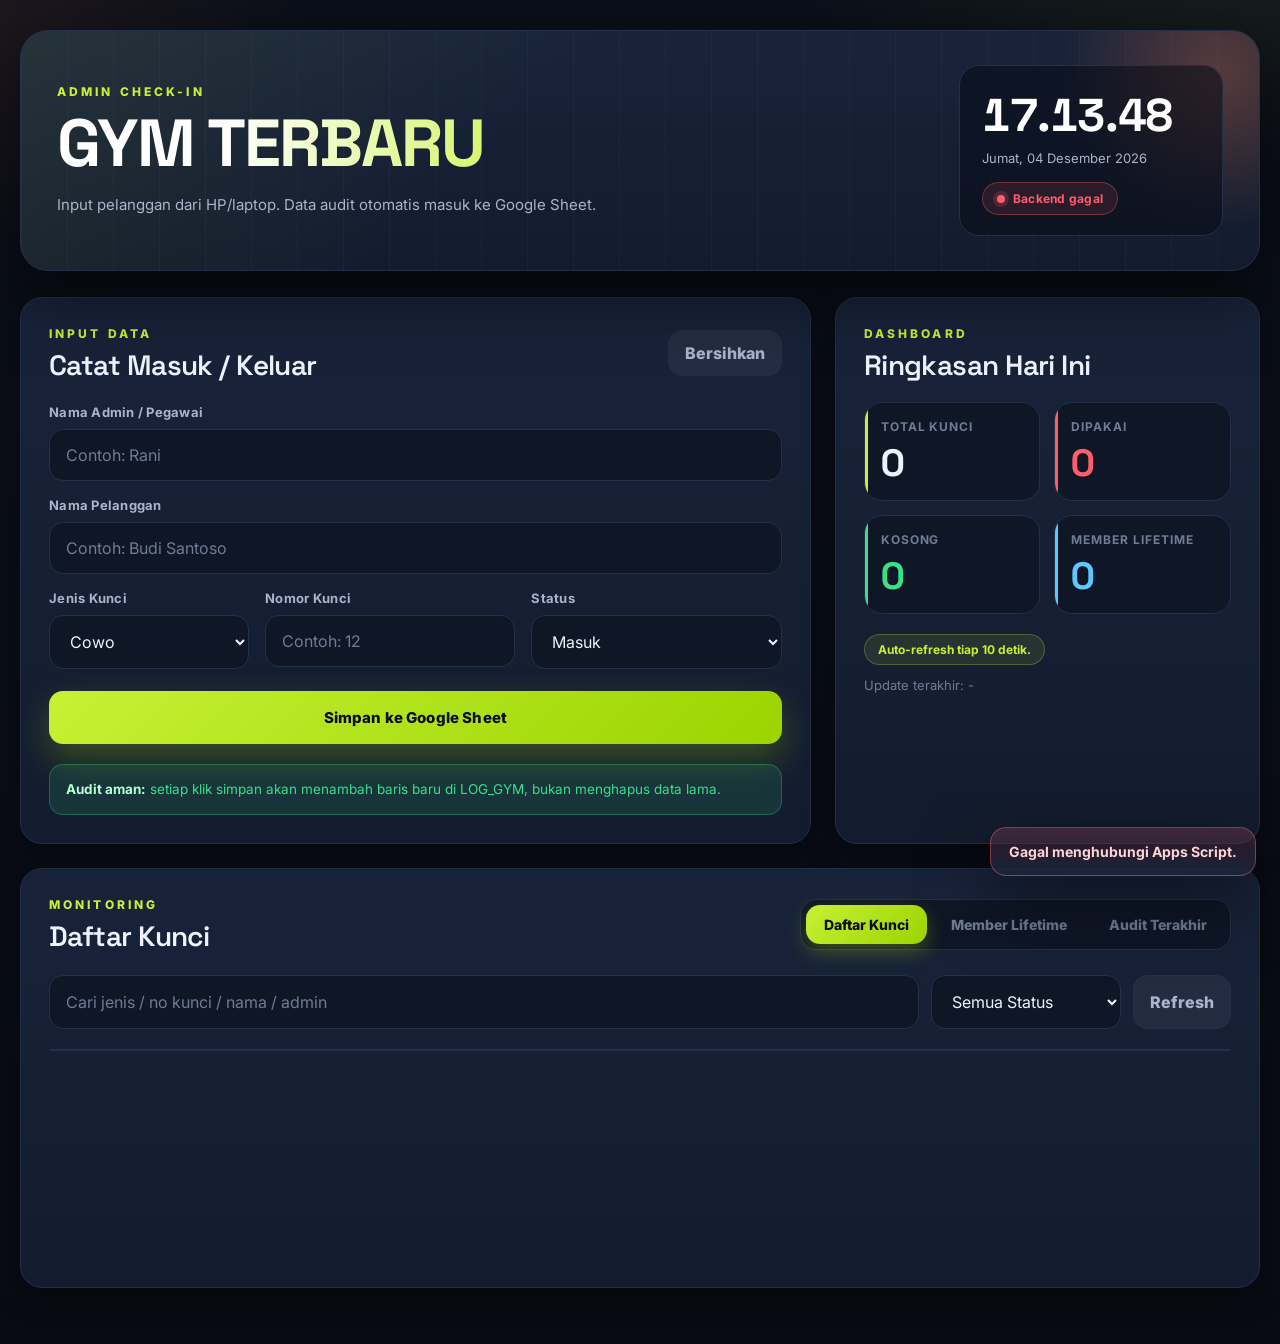
<file: index.html>
<!doctype html>
<html lang="id">
<head>
  <meta charset="UTF-8" />
  <meta name="viewport" content="width=device-width, initial-scale=1.0" />
  <title>Sistem Admin Gym</title>
  <link rel="preconnect" href="https://fonts.googleapis.com" />
  <link rel="preconnect" href="https://fonts.gstatic.com" crossorigin />
  <link href="https://fonts.googleapis.com/css2?family=Inter:wght@400;500;600;700;800&family=Space+Grotesk:wght@500;600;700&display=swap" rel="stylesheet" />
  <link rel="stylesheet" href="style.css" />
</head>
<body>
  <div class="app-shell">
    <header class="hero">
      <div>
        <p class="eyebrow">Admin Check-in</p>
        <h1 id="gymName">SISTEM FC</h1>
        <p class="subtitle">Input pelanggan dari HP/laptop. Data audit otomatis masuk ke Google Sheet.</p>
      </div>
      <div class="hero-status">
        <div class="clock" id="clockText">--:--:--</div>
        <div class="date" id="dateText">Memuat tanggal...</div>
        <div class="backend-pill" id="backendStatus">Cek backend...</div>
      </div>
    </header>

    <main class="grid-main">
      <section class="card form-card">
        <div class="section-head">
          <div>
            <p class="eyebrow">Input Data</p>
            <h2>Catat Masuk / Keluar</h2>
          </div>
          <button class="ghost-btn" type="button" id="clearBtn">Bersihkan</button>
        </div>

        <form id="checkForm" autocomplete="off">
          <div class="field">
            <label for="adminInput">Nama Admin / Pegawai</label>
            <input id="adminInput" name="admin" type="text" placeholder="Contoh: Rani" required />
          </div>

          <div class="field">
            <label for="customerInput">Nama Pelanggan</label>
            <input id="customerInput" name="customerName" type="text" placeholder="Contoh: Budi Santoso" required />
          </div>

          <div class="form-row three-cols">
            <div class="field">
              <label for="keyTypeInput">Jenis Kunci</label>
              <select id="keyTypeInput" name="keyType" required>
                <option value="Cowo">Cowo</option>
                <option value="Cewe">Cewe</option>
              </select>
            </div>

            <div class="field">
              <label for="keyInput">Nomor Kunci</label>
              <input id="keyInput" name="keyNumber" type="number" min="1" placeholder="Contoh: 12" required />
            </div>

            <div class="field">
              <label for="statusInput">Status</label>
              <select id="statusInput" name="status" required>
                <option value="Masuk">Masuk</option>
                <option value="Keluar">Keluar</option>
              </select>
            </div>
          </div>

          <button class="primary-btn" type="submit" id="submitBtn">Simpan ke Google Sheet</button>
        </form>

        <div class="hint-box">
          <b>Audit aman:</b> setiap klik simpan akan menambah baris baru di LOG_GYM, bukan menghapus data lama.
        </div>
      </section>

      <aside class="side-stack">
        <section class="card stats-card">
          <p class="eyebrow">Dashboard</p>
          <h2>Ringkasan Hari Ini</h2>
          <div class="stats-grid">
            <div class="stat-item">
              <span>Total Kunci</span>
              <strong id="totalKeys">0</strong>
            </div>
            <div class="stat-item danger">
              <span>Dipakai</span>
              <strong id="usedKeys">0</strong>
            </div>
            <div class="stat-item success">
              <span>Kosong</span>
              <strong id="emptyKeys">0</strong>
            </div>
            <div class="stat-item purple">
              <span>Member Lifetime</span>
              <strong id="memberCount">0</strong>
            </div>
          </div>
          <p class="refresh-note" id="refreshNote">Auto-refresh aktif.</p>
          <p class="last-update">Update terakhir: <span id="lastUpdate">-</span></p>
        </section>

        <section class="card config-warning hidden" id="configWarning">
          <p class="eyebrow">Perlu Setting</p>
          <h2>URL Backend Belum Diisi</h2>
          <p>Edit file <code>config.js</code>, lalu isi <code>SCRIPT_URL</code> dengan URL Apps Script yang berakhiran <code>/exec</code>.</p>
        </section>
      </aside>
    </main>

    <section class="card monitor-card">
      <div class="monitor-head">
        <div>
          <p class="eyebrow">Monitoring</p>
          <h2 id="monitorTitle">Daftar Kunci</h2>
        </div>
        <div class="tabs">
          <button class="tab active" type="button" data-tab="keys">Daftar Kunci</button>
          <button class="tab" type="button" data-tab="members">Member Lifetime</button>
          <button class="tab" type="button" data-tab="logs">Audit Terakhir</button>
        </div>
      </div>

      <div class="toolbar">
        <input id="searchInput" type="search" placeholder="Cari jenis / no kunci / nama / admin" />
        <select id="filterStatus">
          <option value="all">Semua Status</option>
          <option value="Dipakai">Dipakai</option>
          <option value="Kosong">Kosong</option>
          <option value="Masuk">Masuk</option>
          <option value="Keluar">Keluar</option>
        </select>
        <button class="ghost-btn" type="button" id="refreshBtn">Refresh</button>
      </div>

      <div class="table-wrap">
        <table>
          <thead id="tableHead"></thead>
          <tbody id="tableBody"></tbody>
        </table>
      </div>

      <div class="empty-state hidden" id="emptyState">Belum ada data.</div>
    </section>
  </div>

  <div class="toast hidden" id="toast"></div>
  <iframe id="postFrame" name="postFrame" class="hidden-frame" title="post frame"></iframe>

  <script src="config.js"></script>
  <script src="app.js"></script>
</body>
</html>
</file>
<file: style.css>
/* ===============================
   SISTEM ADMIN GYM — UI REDESIGN
   Tema: "Locker Room" — gelap, energetik, kontras tinggi
   Aksen utama: Volt (lime) + Ember (oranye)
   Cowo = grafit/hitam, Cewe = merah — selaras dengan Google Sheet
   =============================== */

:root {
  /* Permukaan */
  --bg: #0b0f1a;
  --bg-soft: #0f1626;
  --card: #131c2e;
  --card-2: #18233a;
  --line: #243049;
  --line-soft: #1b2740;

  /* Teks */
  --text: #eef2fb;
  --text-dim: #aab4ca;
  --muted: #6f7c97;

  /* Aksen */
  --volt: #c6f135;       /* lime energetik */
  --volt-deep: #9bd400;
  --ember: #ff7a45;      /* oranye */
  --ember-deep: #ff5a1f;
  --sky: #5cc8ff;

  /* Status */
  --ok: #38e08a;
  --ok-bg: rgba(56, 224, 138, .12);
  --danger: #ff5d6c;
  --danger-bg: rgba(255, 93, 108, .12);
  --warn: #ffb454;

  /* Jenis kunci (selaras sheet) */
  --cowo: #c8d2e8;       /* terang di atas latar gelap, “hitam/grafit” secara identitas */
  --cowo-bg: rgba(200, 210, 232, .12);
  --cewe: #ff5d6c;
  --cewe-bg: rgba(255, 93, 108, .14);

  --shadow: 0 24px 70px rgba(0, 0, 0, .55);
  --shadow-soft: 0 10px 30px rgba(0, 0, 0, .35);
  --radius: 22px;
  --radius-sm: 14px;

  --font-display: "Space Grotesk", "Inter", system-ui, sans-serif;
  --font-body: "Inter", ui-sans-serif, system-ui, -apple-system, "Segoe UI", Arial, sans-serif;
}

* { box-sizing: border-box; }

body {
  margin: 0;
  font-family: var(--font-body);
  color: var(--text);
  background:
    radial-gradient(900px 500px at 100% -10%, rgba(198, 241, 53, .10), transparent 60%),
    radial-gradient(800px 500px at -10% 0%, rgba(255, 122, 69, .10), transparent 55%),
    linear-gradient(180deg, var(--bg) 0%, #080b13 100%);
  min-height: 100vh;
  -webkit-font-smoothing: antialiased;
}

button, input, select { font: inherit; }

.app-shell {
  width: min(1500px, calc(100% - 40px));
  margin: 0 auto;
  padding: 30px 0 56px;
}

/* ---------- HERO ---------- */
.hero {
  position: relative;
  overflow: hidden;
  display: flex;
  align-items: center;
  justify-content: space-between;
  gap: 28px;
  margin-bottom: 26px;
  padding: 34px 36px;
  border-radius: 28px;
  background:
    linear-gradient(135deg, rgba(198, 241, 53, .08), transparent 40%),
    linear-gradient(180deg, var(--card-2), var(--card));
  border: 1px solid var(--line);
  box-shadow: var(--shadow);
}

.hero::before {
  content: "";
  position: absolute;
  inset: 0;
  background-image:
    repeating-linear-gradient(90deg, rgba(255,255,255,.03) 0 1px, transparent 1px 46px);
  pointer-events: none;
}

.hero::after {
  content: "";
  position: absolute;
  right: -120px;
  top: -120px;
  width: 320px;
  height: 320px;
  border-radius: 50%;
  background: radial-gradient(circle, rgba(255, 122, 69, .28), transparent 70%);
  filter: blur(6px);
}

.hero > * { position: relative; z-index: 1; }

.eyebrow {
  margin: 0 0 10px;
  color: var(--volt);
  letter-spacing: .26em;
  font-size: 12px;
  font-weight: 800;
  text-transform: uppercase;
}

.hero .eyebrow { color: var(--volt); }

h1, h2 { margin: 0; line-height: 1.04; font-family: var(--font-display); }

h1 {
  font-size: clamp(38px, 5.2vw, 68px);
  letter-spacing: -0.03em;
  font-weight: 700;
  background: linear-gradient(100deg, #ffffff 30%, var(--volt));
  -webkit-background-clip: text;
  background-clip: text;
  color: transparent;
}

h2 {
  font-size: clamp(20px, 2.2vw, 28px);
  letter-spacing: -0.02em;
  font-weight: 600;
  color: var(--text);
}

.subtitle {
  margin: 14px 0 0;
  color: var(--text-dim);
  font-size: 15px;
  max-width: 620px;
  line-height: 1.6;
}

.hero-status {
  min-width: 264px;
  padding: 20px 22px;
  border-radius: 20px;
  background: rgba(8, 12, 22, .55);
  border: 1px solid var(--line);
  backdrop-filter: blur(14px);
}

.clock {
  font-family: var(--font-display);
  font-size: 46px;
  font-weight: 700;
  letter-spacing: -0.03em;
  font-variant-numeric: tabular-nums;
  color: #fff;
}

.date { color: var(--text-dim); margin-top: 6px; font-size: 13px; }

.backend-pill {
  display: inline-flex;
  align-items: center;
  gap: 8px;
  margin-top: 16px;
  padding: 8px 14px;
  border-radius: 999px;
  background: rgba(255, 255, 255, .06);
  border: 1px solid var(--line);
  color: var(--text-dim);
  font-size: 12px;
  font-weight: 700;
  letter-spacing: .02em;
}

.backend-pill::before {
  content: "";
  width: 8px; height: 8px;
  border-radius: 50%;
  background: var(--muted);
}

.backend-pill.ok { color: var(--ok); border-color: rgba(56,224,138,.35); background: var(--ok-bg); }
.backend-pill.ok::before { background: var(--ok); box-shadow: 0 0 0 4px rgba(56,224,138,.18); }
.backend-pill.bad { color: var(--danger); border-color: rgba(255,93,108,.35); background: var(--danger-bg); }
.backend-pill.bad::before { background: var(--danger); box-shadow: 0 0 0 4px rgba(255,93,108,.18); }

/* ---------- LAYOUT ---------- */
.grid-main {
  display: grid;
  grid-template-columns: minmax(0, 1.45fr) minmax(320px, .78fr);
  gap: 24px;
  margin-bottom: 24px;
}

.card {
  background: linear-gradient(180deg, var(--card-2), var(--card));
  border: 1px solid var(--line);
  border-radius: var(--radius);
  box-shadow: var(--shadow-soft);
  padding: 28px;
}

.section-head,
.monitor-head {
  display: flex;
  align-items: center;
  justify-content: space-between;
  gap: 16px;
  margin-bottom: 24px;
}

/* ---------- FORM ---------- */
.form-row { display: grid; grid-template-columns: 1fr 1fr; gap: 16px; }
.form-row.three-cols { grid-template-columns: 0.8fr 1fr 1fr; }

.field { margin-bottom: 16px; }

label {
  display: block;
  margin-bottom: 9px;
  font-weight: 700;
  font-size: 13px;
  color: var(--text-dim);
  letter-spacing: .02em;
}

input, select {
  width: 100%;
  border: 1px solid var(--line);
  background: var(--bg-soft);
  color: var(--text);
  border-radius: var(--radius-sm);
  padding: 15px 16px;
  outline: none;
  transition: border-color .16s ease, box-shadow .16s ease, background .16s ease;
}

input::placeholder { color: var(--muted); }

input:focus, select:focus {
  border-color: var(--volt);
  background: var(--card);
  box-shadow: 0 0 0 4px rgba(198, 241, 53, .14);
}

select { cursor: pointer; }

/* ---------- BUTTONS ---------- */
.primary-btn, .ghost-btn, .tab {
  border: 0;
  cursor: pointer;
  font-weight: 800;
  border-radius: var(--radius-sm);
  transition: transform .14s ease, box-shadow .16s ease, background .16s ease, color .16s ease;
  font-family: var(--font-body);
}

.primary-btn {
  width: 100%;
  padding: 17px 20px;
  margin-top: 6px;
  color: #0b0f1a;
  background: linear-gradient(135deg, var(--volt), var(--volt-deep));
  box-shadow: 0 14px 34px rgba(155, 212, 0, .28);
  letter-spacing: .01em;
  font-size: 15px;
}

.primary-btn:hover { transform: translateY(-2px); box-shadow: 0 18px 40px rgba(155, 212, 0, .38); }
.primary-btn:active { transform: translateY(0); }
.primary-btn:disabled { opacity: .55; cursor: not-allowed; transform: none; box-shadow: none; }

.ghost-btn {
  padding: 12px 16px;
  background: rgba(255, 255, 255, .05);
  border: 1px solid var(--line);
  color: var(--text-dim);
}
.ghost-btn:hover { background: rgba(255, 255, 255, .09); color: var(--text); border-color: var(--volt); }

.hint-box {
  margin-top: 20px;
  border-radius: var(--radius-sm);
  padding: 14px 16px;
  background: var(--ok-bg);
  color: var(--ok);
  border: 1px solid rgba(56, 224, 138, .28);
  font-size: 13.5px;
  line-height: 1.55;
}
.hint-box b { color: #b6ffd6; }

/* ---------- SIDE / STATS ---------- */
.side-stack { display: grid; gap: 24px; }

.stats-grid {
  display: grid;
  grid-template-columns: 1fr 1fr;
  gap: 14px;
  margin-top: 22px;
}

.stat-item {
  position: relative;
  border: 1px solid var(--line);
  border-radius: 18px;
  padding: 16px 16px 18px;
  background: var(--bg-soft);
  overflow: hidden;
}

.stat-item::after {
  content: "";
  position: absolute;
  left: 0; top: 0; bottom: 0;
  width: 3px;
  background: var(--muted);
}

.stat-item span {
  display: block;
  color: var(--muted);
  font-weight: 700;
  font-size: 12px;
  text-transform: uppercase;
  letter-spacing: .08em;
}

.stat-item strong {
  display: block;
  margin-top: 10px;
  font-size: 38px;
  font-family: var(--font-display);
  font-weight: 700;
  letter-spacing: -0.04em;
  font-variant-numeric: tabular-nums;
  line-height: 1;
}

.stat-item.danger::after { background: var(--danger); }
.stat-item.danger strong { color: var(--danger); }
.stat-item.success::after { background: var(--ok); }
.stat-item.success strong { color: var(--ok); }
.stat-item.purple::after { background: var(--sky); }
.stat-item.purple strong { color: var(--sky); }
.stat-item:not(.danger):not(.success):not(.purple)::after { background: var(--volt); }

.refresh-note {
  margin: 20px 0 0;
  display: inline-flex;
  align-items: center;
  gap: 7px;
  background: rgba(198, 241, 53, .1);
  color: var(--volt);
  padding: 7px 13px;
  border-radius: 999px;
  font-weight: 700;
  font-size: 12px;
  border: 1px solid rgba(198, 241, 53, .25);
}

.last-update { margin: 12px 0 0; color: var(--muted); font-size: 13px; }

.config-warning {
  background: linear-gradient(180deg, rgba(255,122,69,.1), var(--card));
  border-color: rgba(255, 122, 69, .35);
}
.config-warning h2 { color: var(--ember); }
.config-warning p:not(.eyebrow) { color: var(--text-dim); }
.config-warning .eyebrow { color: var(--ember); }

code {
  background: rgba(0, 0, 0, .4);
  border: 1px solid var(--line);
  border-radius: 7px;
  padding: 2px 7px;
  color: var(--volt);
  font-size: .92em;
}

/* ---------- MONITOR / TABS ---------- */
.monitor-card { min-height: 420px; }

.tabs {
  display: flex;
  gap: 6px;
  background: var(--bg-soft);
  border: 1px solid var(--line);
  border-radius: 16px;
  padding: 5px;
  flex-wrap: wrap;
}

.tab {
  padding: 11px 18px;
  background: transparent;
  color: var(--muted);
  font-size: 14px;
}

.tab:hover { color: var(--text-dim); }

.tab.active {
  background: linear-gradient(135deg, var(--volt), var(--volt-deep));
  color: #0b0f1a;
  box-shadow: 0 8px 20px rgba(155, 212, 0, .3);
}

.toolbar {
  display: grid;
  grid-template-columns: 1fr 190px auto;
  gap: 12px;
  margin-bottom: 20px;
}

/* ---------- TABLE ---------- */
.table-wrap {
  overflow-x: auto;
  border: 1px solid var(--line);
  border-radius: 18px;
  background: var(--bg-soft);
}

table { width: 100%; border-collapse: collapse; min-width: 760px; }

th, td {
  padding: 14px 18px;
  text-align: left;
  border-bottom: 1px solid var(--line-soft);
  white-space: nowrap;
}

th {
  color: var(--muted);
  background: rgba(0, 0, 0, .25);
  font-size: 11.5px;
  font-weight: 800;
  text-transform: uppercase;
  letter-spacing: .1em;
}

td { color: var(--text-dim); font-size: 14px; }
td b { color: var(--text); font-weight: 700; }

tbody tr { transition: background .12s ease; }
tbody tr:hover { background: rgba(255, 255, 255, .025); }
tr:last-child td { border-bottom: 0; }

/* ---------- BADGES ---------- */
.badge {
  display: inline-flex;
  align-items: center;
  gap: 6px;
  border-radius: 999px;
  padding: 5px 12px;
  font-weight: 800;
  font-size: 12px;
  letter-spacing: .02em;
}

.badge::before { content: ""; width: 7px; height: 7px; border-radius: 50%; background: currentColor; }

.badge.used, .badge.in {
  background: var(--danger-bg);
  color: var(--danger);
  border: 1px solid rgba(255, 93, 108, .3);
}

.badge.empty, .badge.out {
  background: var(--ok-bg);
  color: var(--ok);
  border: 1px solid rgba(56, 224, 138, .3);
}

/* ---------- JENIS KUNCI (selaras sheet: Cowo grafit, Cewe merah) ---------- */
.key-type {
  display: inline-flex;
  align-items: center;
  border-radius: 999px;
  padding: 5px 12px;
  font-weight: 800;
  font-size: 12px;
  letter-spacing: .02em;
}

.key-type.cowo {
  background: var(--cowo-bg);
  color: var(--cowo);
  border: 1px solid rgba(200, 210, 232, .25);
}

.key-type.cewe {
  background: var(--cewe-bg);
  color: var(--cewe);
  border: 1px solid rgba(255, 93, 108, .3);
}

/* Highlight baris kunci yang sedang dipakai */
tr.row-used { background: rgba(255, 93, 108, .06); }
tr.row-used:hover { background: rgba(255, 93, 108, .1); }
tr.row-used td { border-bottom-color: rgba(255, 93, 108, .18); }

/* Tombol Keluar */
.checkout-btn {
  border: 1px solid rgba(255, 93, 108, .35);
  border-radius: 999px;
  padding: 9px 18px;
  font-weight: 800;
  font-size: 13px;
  cursor: pointer;
  background: var(--danger-bg);
  color: var(--danger);
  transition: .15s ease;
}
.checkout-btn:hover { background: rgba(255, 93, 108, .22); transform: translateY(-1px); }
.checkout-btn:active { transform: translateY(0); }
.checkout-btn:disabled { opacity: .5; cursor: not-allowed; transform: none; }

.muted { color: var(--muted); font-weight: 700; }

.empty-state {
  text-align: center;
  color: var(--muted);
  padding: 40px;
  font-weight: 700;
}

/* ---------- TOAST ---------- */
.toast {
  position: fixed;
  right: 24px;
  bottom: 24px;
  max-width: min(520px, calc(100vw - 48px));
  background: var(--card-2);
  border: 1px solid var(--line);
  color: var(--text);
  padding: 15px 18px;
  border-radius: 16px;
  box-shadow: var(--shadow);
  font-weight: 700;
  font-size: 14px;
  z-index: 50;
  animation: toast-in .22s ease;
}

@keyframes toast-in {
  from { opacity: 0; transform: translateY(10px); }
  to { opacity: 1; transform: translateY(0); }
}

.toast.ok { border-color: rgba(56,224,138,.45); color: #c8ffe2; background: linear-gradient(180deg, rgba(56,224,138,.18), var(--card-2)); }
.toast.bad { border-color: rgba(255,93,108,.45); color: #ffd3d8; background: linear-gradient(180deg, rgba(255,93,108,.18), var(--card-2)); }
.toast.warn { border-color: rgba(255,180,84,.45); color: #ffe7c2; background: linear-gradient(180deg, rgba(255,180,84,.18), var(--card-2)); }

.hidden, .hidden-frame { display: none !important; }

/* ---------- RESPONSIVE ---------- */
@media (max-width: 920px) {
  .app-shell { width: min(100% - 24px, 720px); padding-top: 14px; }
  .hero, .grid-main, .form-row, .form-row.three-cols, .toolbar { grid-template-columns: 1fr; }
  .hero { display: grid; padding: 26px; }
  .hero-status { min-width: 0; }
  .grid-main { display: grid; }
  .section-head, .monitor-head { align-items: stretch; flex-direction: column; }
  .tabs { width: 100%; }
  .tab { flex: 1; text-align: center; }
  .card { padding: 22px; border-radius: 20px; }
  .stats-grid { grid-template-columns: 1fr 1fr; }
}

@media (max-width: 520px) {
  .stats-grid { grid-template-columns: 1fr; }
  h1 { font-size: 40px; }
  .clock { font-size: 38px; }
  input, select { padding: 14px; }
}

@media (prefers-reduced-motion: reduce) {
  *, .primary-btn:hover, .checkout-btn:hover { transition: none !important; animation: none !important; transform: none !important; }
}
</file>
